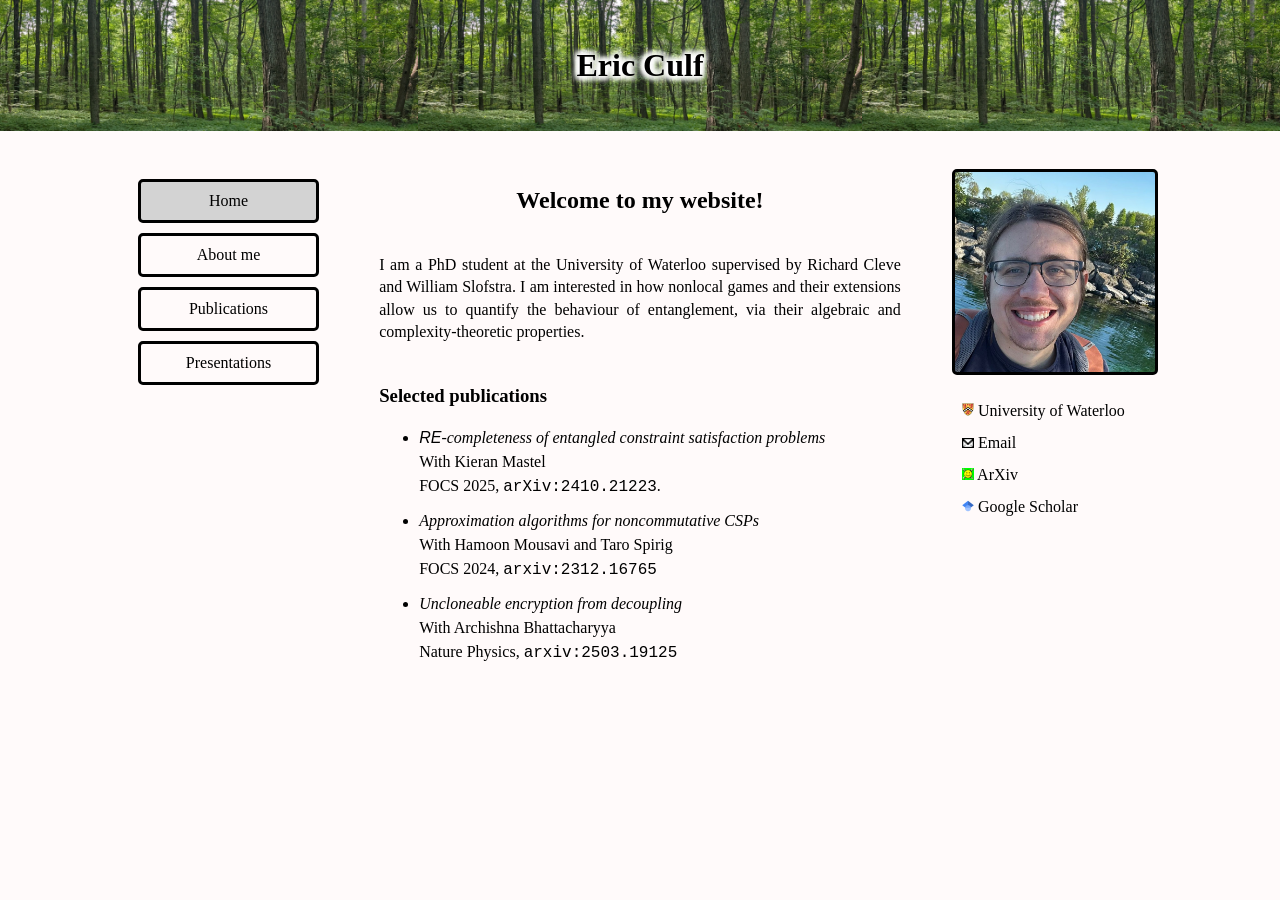
<file: index.html>
<!DOCTYPE html>
<html>
<head>
	<title>Eric Culf's Webpage</title>
	<link rel="stylesheet" href="style.css">
</head>
<body>

	<div class="titlebox"><h1>Eric Culf</h1></div>
	
	<div class="bodybox">
	<div class="links">
		<a class="bald" href="index.html"><div class="clickable urhere">Home</div></a>
		<a class="bald" href="pages/about.html"><div class="clickable">About me</div></a>
		<a class="bald" href="pages/publications.html"><div class="clickable">Publications</div></a>
		<a class="bald" href="pages/presentations.html"><div class="clickable">Presentations</div></a>
	</div>
	
	<div class="myinfo">
		<div id="headshot" style="background-image:url('images/headshot.jpg');background-size:contain;background-repeat:none;"></div>
		<div id="listolinks">
			<a  href="https://uwaterloo.ca/institute-for-quantum-computing/contacts/eric-culf"><img src="images/uwlogo.png" width="12pt"> University of Waterloo</a><br>
			<a  href="mailto:eculf@uwaterloo.ca"><img src="images/email.png" width="12pt"> Email</a><br>
			<a  href="https://arxiv.org/search/?query=Culf%2C+Eric&searchtype=all&source=header"><img src="images/arxiv.ico" width="12pt"> ArXiv</a><br>
			<a href="https://scholar.google.com/citations?user=lK7wE4UAAAAJ"><img src="images/gscholar.ico" width="12pt"> Google Scholar</a>
		</div>
	</div>
	
	<div class="maincontent">
		<center><h2>Welcome to my website!</h2></center>
		<br>
		I am a PhD student at the <a  href="https://uwaterloo.ca/">University of Waterloo</a> supervised by <a  href="https://cleve.iqc.uwaterloo.ca/">Richard Cleve</a> and <a  href="https://www.elliptic.space/">William Slofstra</a>. I am interested in how nonlocal games and their extensions allow us to quantify the behaviour of entanglement, via their algebraic and complexity-theoretic properties.
		<br>
		<br>
		<h3>Selected publications</h3>
		<ul style="line-height:150%;">
			<li><i><span style="font-family:arial">RE</span>-completeness of entangled constraint satisfaction problems</i><br>With <a href="https://www.kieranmastel.com/">Kieran Mastel</a><br><a  href="https://ieeexplore.ieee.org/abstract/document/11369203">FOCS 2025</a>, <span style="font-family:courier"><a  href="https://www.arxiv.org/abs/2410.21223">arXiv:2410.21223</a></span>.</li>
			
			<li><i>Approximation algorithms for noncommutative CSPs</i><br>With <a href="https://hamoonmousavi.com/">Hamoon Mousavi</a> and <a href="https://tarospirig.com/">Taro Spirig</a><br><a href="https://ieeexplore.ieee.org/abstract/document/10756166">FOCS 2024</a>, <span style="font-family:courier;"><a href="https://www.arxiv.org/abs/2312.16765">arxiv:2312.16765</a></span></li>
			
			<li><i>Uncloneable encryption from decoupling</i><br> With <a href="https://sites.google.com/view/archishnabhattacharyya/home">Archishna Bhattacharyya</a><br><a href="https://www.nature.com/articles/s41567-025-03154-7">Nature Physics</a>, <span style="font-family:courier;"><a href="https://www.arxiv.org/abs/2503.19125">arxiv:2503.19125</a></span></li>
		</ul>
		<br><br>
	</div>
	
	</div>
</body>
</html>
</file>
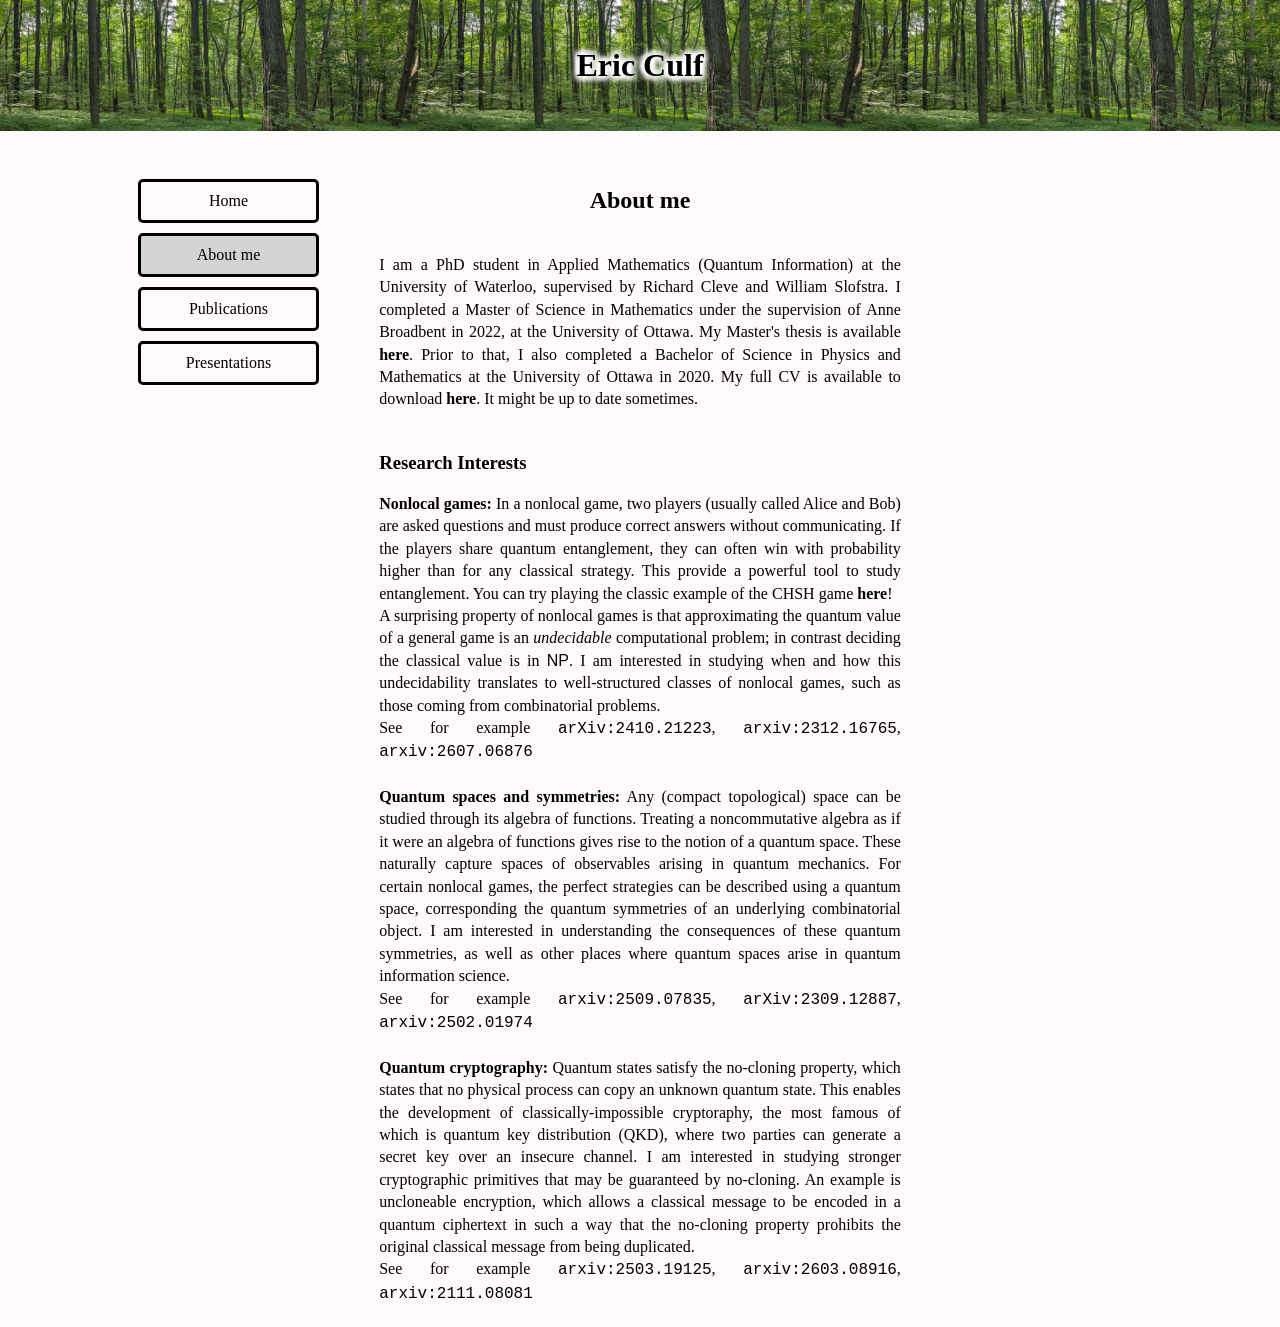
<file: pages/about.html>
<!DOCTYPE html>
<html>
<head>
	<title>Eric Culf's Webpage</title>
	<link rel="stylesheet" href="../style.css">
</head>
<body>

	<div class="titlebox"><h1>Eric Culf</h1></div>
	
	<div class="bodybox">
	<div class="links">
		<a class="bald" href="../index.html"><div class="clickable">Home</div></a>
		<a class="bald" href="about.html"><div class="clickable urhere">About me</div></a>
		<a class="bald" href="publications.html"><div class="clickable">Publications</div></a>
		<a class="bald" href="presentations.html"><div class="clickable">Presentations</div></a>
	</div>

	<div class="myinfo empty">
	</div>
	
	<div class="maincontent">
		<center><h2>About me</h2></center>
		<br>
		I am a PhD student in Applied Mathematics (Quantum Information) at the <a  href="https://uwaterloo.ca/">University of Waterloo</a>, supervised by <a  href="https://cleve.iqc.uwaterloo.ca/">Richard Cleve</a> and <a  href="https://www.elliptic.space/">William Slofstra</a>. I completed a Master of Science in Mathematics under the supervision of <a href="https://quasarlab.org/">Anne Broadbent</a> in 2022, at the <a href="https://www.uottawa.ca/en">University of Ottawa</a>. My Master's thesis is available <b><a href="https://ruor.uottawa.ca/items/7727f7e6-4609-4154-98ca-cf6c54e26e7a">here</a></b>. Prior to that, I also completed a Bachelor of Science in Physics and Mathematics at the <a href="https://www.uottawa.ca/en">University of Ottawa</a> in 2020. My full CV is available to download <b><a href="../other/CV.pdf">here</a></b>. It might be up to date sometimes.
		<br>
		<br>
		<h3>Research Interests</h3>
		
		<b>Nonlocal games:</b> In a nonlocal game, two players (usually called Alice and Bob) are asked questions and must produce correct answers without communicating. If the players share quantum entanglement, they can often win with probability higher than for any classical strategy. This provide a powerful tool to study entanglement. You can try playing the classic example of the CHSH game <b><a href="chshgame.html">here</a></b>!
		<br>
		A surprising property of nonlocal games is that approximating the quantum value of a general game is an <i>undecidable</i> computational problem; in contrast deciding the classical value is in <span style="font-family:arial">NP</span>. I am interested in studying when and how this undecidability translates to well-structured classes of nonlocal games, such as those coming from combinatorial problems.
		<br>
		See for example <span style="font-family:courier"><a  href="https://www.arxiv.org/abs/2410.21223">arXiv:2410.21223</a></span>, <span style="font-family:courier;"><a href="https://www.arxiv.org/abs/2312.16765">arxiv:2312.16765</a></span>, <span style="font-family:courier;"><a href="https://www.arxiv.org/abs/2607.06876">arxiv:2607.06876</a></span>
		<br><br>
		<b>Quantum spaces and symmetries:</b> Any (compact topological) space can be studied through its algebra of functions. Treating a noncommutative algebra as if it were an algebra of functions gives rise to the notion of a quantum space. These naturally capture spaces of observables arising in quantum mechanics. For certain nonlocal games, the perfect strategies can be described using a quantum space, corresponding the quantum symmetries of an underlying combinatorial object. I am interested in understanding the consequences of these quantum symmetries, as well as other places where quantum spaces arise in quantum information science.
		<br>
		See for example <span style="font-family:courier;"><a href="https://www.arxiv.org/abs/2509.07835">arxiv:2509.07835</a></span>, <span style="font-family:courier"><a  href="https://www.arxiv.org/abs/2309.12887">arXiv:2309.12887</a></span>, <span style="font-family:courier;"><a href="https://www.arxiv.org/abs/2502.01974">arxiv:2502.01974</a></span>
		<br><br>
		<b>Quantum cryptography:</b> Quantum states satisfy the no-cloning property, which states that no physical process can copy an unknown quantum state. This enables the development of classically-impossible cryptoraphy, the most famous of which is quantum key distribution (QKD), where two parties can generate a secret key over an insecure channel. I am interested in studying stronger cryptographic primitives that may be guaranteed by no-cloning. An example is uncloneable encryption, which allows a classical message to be encoded in a quantum ciphertext in such a way that the no-cloning property prohibits the original classical message from being duplicated.
		<br>
		See for example <span style="font-family:courier;"><a href="https://www.arxiv.org/abs/2503.19125">arxiv:2503.19125</a></span>, <span style="font-family:courier;"><a href="https://www.arxiv.org/abs/2603.08916">arxiv:2603.08916</a></span>, <span style="font-family:courier;"><a href="https://www.arxiv.org/abs/2111.08081">arxiv:2111.08081</a></span>
		<br><br>
	</div>
	
	</div>
	
</body>
</html>
</file>
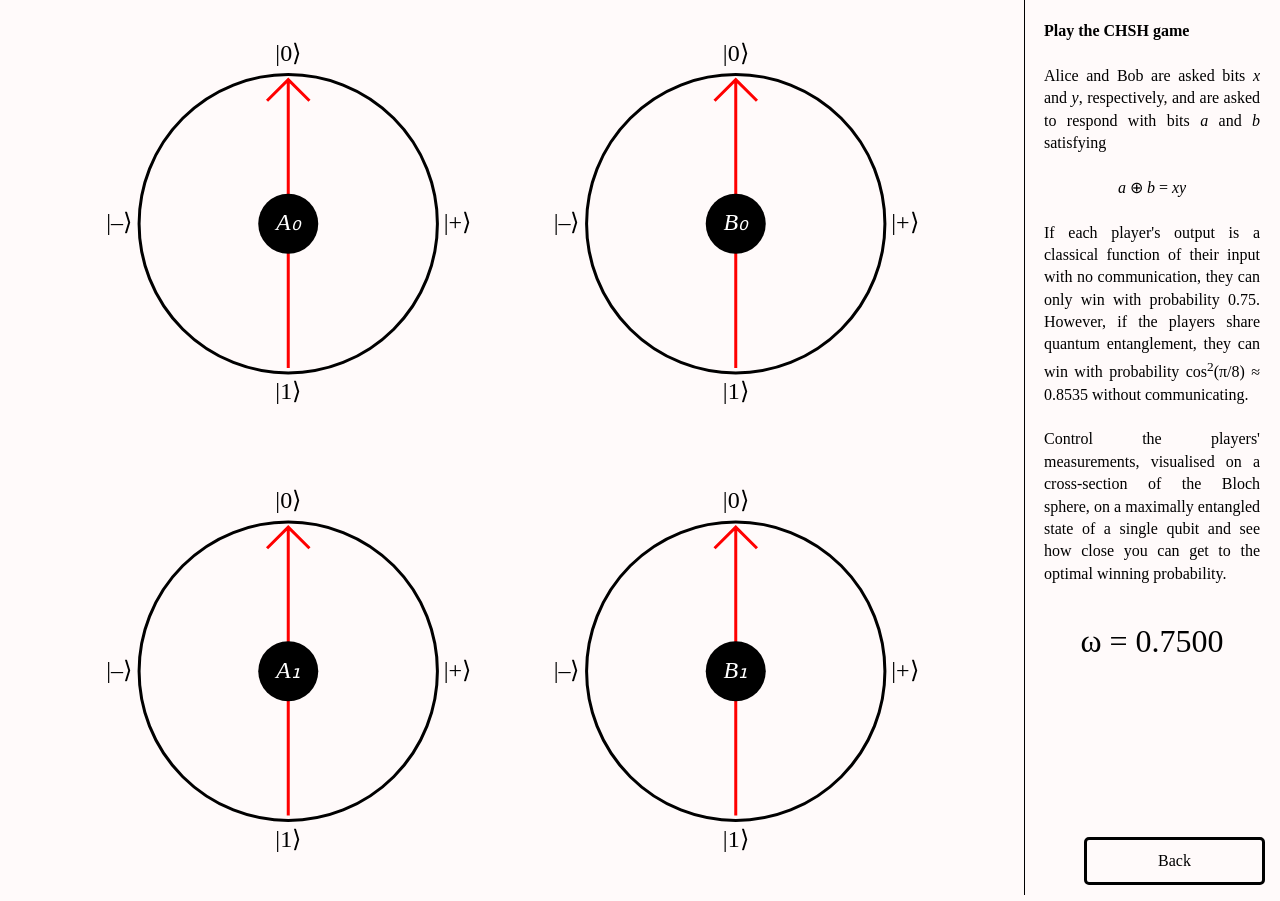
<file: pages/chshgame.html>
<!DOCTYPE html>
<html>
<head>
	<title>CHSH example</title>
	<link rel="stylesheet" href="../style.css">
</head>
<body>
	<div style="width:100%;height:99.5%;line-height:140%;text-align:justify;">
		<div style="float:left;width:80%;height:100%;margin:0px 20px 0px 0px;">
			<canvas id="cnv" width="1000" height="1000" style="border-right:1px solid #000000;"></canvas>
		</div>
		<div style="padding: 20px 20px 20px 20px">
			<b> Play the CHSH game </b>
			<br>
			<br>
			Alice and Bob are asked bits <i>x</i> and <i>y</i>, respectively, and are asked to respond with bits <i>a</i> and <i>b</i> satisfying
			<br><br>
			<center><i>a</i> ⊕ <i>b</i> = <i>xy</i></center>
			<br>
			If each player's output is a classical function of their input with no communication, they can only win with probability 0.75. However, if the players share quantum entanglement, they can win with probability cos<sup>2</sup>(π/8) ≈ 0.8535 without communicating.<br><br>
			Control the players' measurements, visualised on a cross-section of the Bloch sphere, on a maximally entangled state of a single qubit and see how close you can get to the optimal winning probability.
			<br>
			<br>
			<br>
			<div style="font-size:2rem;"><center >ω = <span id="winvalue">0</span></center></div>
			
			<div style="position:fixed;right:5px;bottom:5px"><a class="bald" href="about.html"><div class="clickable">Back</div></a></div>
		</div>
	</div>
</body>
<script>
	var c = document.getElementById("cnv");
	var ctx = c.getContext("2d");
	c.width = 0.8*window.innerWidth;
	c.height = 0.995*window.innerHeight;
	size=Math.min(c.width,c.height);
	a0angle=Math.PI/2;
	a1angle=Math.PI/2;
	b0angle=Math.PI/2;
	b1angle=Math.PI/2;
	a0toggle=false;
	a1toggle=false;
	b0toggle=false;
	b1toggle=false;
	
	w=document.getElementById("winvalue");
	w.innerHTML=(wvalue().toString()+"00").substring(0,6);
	
	function redraw() {
		ctx.clearRect(0, 0, c.width, c.height);
		ctx.strokeStyle = "red";
		ctx.lineWidth = 3;
		ctx.beginPath();
		ctx.moveTo(c.width/2-size/4-(size/6-5)*Math.cos(a0angle), c.height/2-size/4+(size/6-5)*Math.sin(a0angle));
		ctx.lineTo(c.width/2-size/4+(size/6-5)*Math.cos(a0angle), c.height/2-size/4-(size/6-5)*Math.sin(a0angle));
		ctx.moveTo(c.width/2-size/4+(size/6-5)*Math.cos(a0angle)+30*Math.cos(3*Math.PI/4+a0angle), c.height/2-size/4-(size/6-5)*Math.sin(a0angle)-30*Math.sin(3*Math.PI/4+a0angle));
		ctx.lineTo(c.width/2-size/4+(size/6-5)*Math.cos(a0angle), c.height/2-size/4-(size/6-5)*Math.sin(a0angle));
		ctx.lineTo(c.width/2-size/4+(size/6-5)*Math.cos(a0angle)+30*Math.cos(5*Math.PI/4+a0angle), c.height/2-size/4-(size/6-5)*Math.sin(a0angle)-30*Math.sin(5*Math.PI/4+a0angle));
		ctx.moveTo(c.width/2-size/4-(size/6-5)*Math.cos(a1angle), c.height/2+size/4+(size/6-5)*Math.sin(a1angle));
		ctx.lineTo(c.width/2-size/4+(size/6-5)*Math.cos(a1angle), c.height/2+size/4-(size/6-5)*Math.sin(a1angle));
		ctx.moveTo(c.width/2-size/4+(size/6-5)*Math.cos(a1angle)+30*Math.cos(3*Math.PI/4+a1angle), c.height/2+size/4-(size/6-5)*Math.sin(a1angle)-30*Math.sin(3*Math.PI/4+a1angle));
		ctx.lineTo(c.width/2-size/4+(size/6-5)*Math.cos(a1angle), c.height/2+size/4-(size/6-5)*Math.sin(a1angle));
		ctx.lineTo(c.width/2-size/4+(size/6-5)*Math.cos(a1angle)+30*Math.cos(5*Math.PI/4+a1angle), c.height/2+size/4-(size/6-5)*Math.sin(a1angle)-30*Math.sin(5*Math.PI/4+a1angle));
		
		
		ctx.moveTo(c.width/2+size/4-(size/6-5)*Math.cos(b0angle), c.height/2-size/4+(size/6-5)*Math.sin(b0angle));
		ctx.lineTo(c.width/2+size/4+(size/6-5)*Math.cos(b0angle), c.height/2-size/4-(size/6-5)*Math.sin(b0angle));
		ctx.moveTo(c.width/2+size/4+(size/6-5)*Math.cos(b0angle)+30*Math.cos(3*Math.PI/4+b0angle), c.height/2-size/4-(size/6-5)*Math.sin(b0angle)-30*Math.sin(3*Math.PI/4+b0angle));
		ctx.lineTo(c.width/2+size/4+(size/6-5)*Math.cos(b0angle), c.height/2-size/4-(size/6-5)*Math.sin(b0angle));
		ctx.lineTo(c.width/2+size/4+(size/6-5)*Math.cos(b0angle)+30*Math.cos(5*Math.PI/4+b0angle), c.height/2-size/4-(size/6-5)*Math.sin(b0angle)-30*Math.sin(5*Math.PI/4+b0angle));
		ctx.moveTo(c.width/2+size/4-(size/6-5)*Math.cos(b1angle), c.height/2+size/4+(size/6-5)*Math.sin(b1angle));
		ctx.lineTo(c.width/2+size/4+(size/6-5)*Math.cos(b1angle), c.height/2+size/4-(size/6-5)*Math.sin(b1angle));
		ctx.moveTo(c.width/2+size/4+(size/6-5)*Math.cos(b1angle)+30*Math.cos(3*Math.PI/4+b1angle), c.height/2+size/4-(size/6-5)*Math.sin(b1angle)-30*Math.sin(3*Math.PI/4+b1angle));
		ctx.lineTo(c.width/2+size/4+(size/6-5)*Math.cos(b1angle), c.height/2+size/4-(size/6-5)*Math.sin(b1angle));
		ctx.lineTo(c.width/2+size/4+(size/6-5)*Math.cos(b1angle)+30*Math.cos(5*Math.PI/4+b1angle), c.height/2+size/4-(size/6-5)*Math.sin(b1angle)-30*Math.sin(5*Math.PI/4+b1angle));
		ctx.stroke();
		
		ctx.strokeStyle = "black";
		ctx.fillStyle = "black";
		ctx.beginPath();
		ctx.arc(c.width/2-size/4, c.height/2-size/4, size/6, 0, 2 * Math.PI);
		ctx.stroke();
		ctx.beginPath();
		ctx.arc(c.width/2-size/4, c.height/2+size/4, size/6, 0, 2 * Math.PI);
		ctx.stroke();
		ctx.beginPath();
		ctx.arc(c.width/2+size/4, c.height/2-size/4, size/6, 0, 2 * Math.PI);
		ctx.stroke();
		ctx.beginPath();
		ctx.arc(c.width/2+size/4, c.height/2+size/4, size/6, 0, 2 * Math.PI);
		ctx.stroke();
		
		ctx.beginPath();
		ctx.arc(c.width/2+size/4, c.height/2+size/4, 30, 0, 2 * Math.PI);
		ctx.fill();
		ctx.beginPath();
		ctx.arc(c.width/2+size/4, c.height/2-size/4, 30, 0, 2 * Math.PI);
		ctx.fill();
		ctx.beginPath();
		ctx.arc(c.width/2-size/4, c.height/2+size/4, 30, 0, 2 * Math.PI);
		ctx.fill();
		ctx.beginPath();
		ctx.arc(c.width/2-size/4, c.height/2-size/4, 30, 0, 2 * Math.PI);
		ctx.fill();
		
		ctx.font = "24px Times";
		ctx.textBaseline = "middle";
		ctx.textAlign = "center";
		ctx.fillText("|0⟩",c.width/2-size/4, c.height/2-size/4-size/6-20);
		ctx.fillText("|1⟩",c.width/2-size/4, c.height/2-size/4+size/6+20);
		ctx.fillText("|+⟩",c.width/2-size/4+size/6+20, c.height/2-size/4);
		ctx.fillText("|–⟩",c.width/2-size/4-size/6-20, c.height/2-size/4);
		ctx.fillText("|0⟩",c.width/2-size/4, c.height/2+size/4-size/6-20);
		ctx.fillText("|1⟩",c.width/2-size/4, c.height/2+size/4+size/6+20);
		ctx.fillText("|+⟩",c.width/2-size/4+size/6+20, c.height/2+size/4);
		ctx.fillText("|–⟩",c.width/2-size/4-size/6-20, c.height/2+size/4);
		ctx.fillText("|0⟩",c.width/2+size/4, c.height/2-size/4-size/6-20);
		ctx.fillText("|1⟩",c.width/2+size/4, c.height/2-size/4+size/6+20);
		ctx.fillText("|+⟩",c.width/2+size/4+size/6+20, c.height/2-size/4);
		ctx.fillText("|–⟩",c.width/2+size/4-size/6-20, c.height/2-size/4);
		ctx.fillText("|0⟩",c.width/2+size/4, c.height/2+size/4-size/6-20);
		ctx.fillText("|1⟩",c.width/2+size/4, c.height/2+size/4+size/6+20);
		ctx.fillText("|+⟩",c.width/2+size/4+size/6+20, c.height/2+size/4);
		ctx.fillText("|–⟩",c.width/2+size/4-size/6-20, c.height/2+size/4);
		ctx.font = "italic 24px Times";
		ctx.fillStyle = "white";
		ctx.fillText("A₀", c.width/2-size/4, c.height/2-size/4);
		ctx.fillText("A₁", c.width/2-size/4, c.height/2+size/4);
		ctx.fillText("B₀", c.width/2+size/4, c.height/2-size/4);
		ctx.fillText("B₁", c.width/2+size/4, c.height/2+size/4);
	}
	
	function wvalue() {
		return (Math.cos((a0angle-b0angle)/2)**2+Math.cos((a0angle-b1angle)/2)**2+Math.cos((a1angle-b0angle)/2)**2+Math.sin((a1angle-b1angle)/2)**2)/4;
	}
	
	function mousedown(e) {
		
		if ((e.pageX-c.width/2+size/4)**2+(e.pageY-c.height/2+size/4)**2<=(size*size/36)) {
			a0toggle = true;
		}
		
		if ((e.pageX-c.width/2+size/4)**2+(e.pageY-c.height/2-size/4)**2<=(size*size/36)) {
			a1toggle = true;
		}
		
		if ((e.pageX-c.width/2-size/4)**2+(e.pageY-c.height/2+size/4)**2<=(size*size/36)) {
			b0toggle = true;
		}
		if ((e.pageX-c.width/2-size/4)**2+(e.pageY-c.height/2-size/4)**2<=(size*size/36)) {
			b1toggle = true;
		}
	}
	
	function mousemove(e) {
		if (b1toggle==true) {
			b1angle = Math.atan2(-(e.pageY-c.height/2-size/4),e.pageX-c.width/2-size/4);
		} else if (a0toggle==true) {
			a0angle = Math.atan2(-(e.pageY-c.height/2+size/4),e.pageX-c.width/2+size/4);
		} else if (a1toggle==true) {
			a1angle = Math.atan2(-(e.pageY-c.height/2-size/4),e.pageX-c.width/2+size/4);
		} else if (b0toggle==true) {
			b0angle = Math.atan2(-(e.pageY-c.height/2+size/4),e.pageX-c.width/2-size/4);
		}
		w.innerHTML=(wvalue().toString()+"00").substring(0,6);
		redraw();
	}
	
	function mouseup(e) {
		a0toggle=false;
		a1toggle=false;
		b0toggle=false;
		b1toggle=false;
		w.innerHTML=(wvalue().toString()+"00").substring(0,6);
		redraw();
	}
	
	c.addEventListener("mousedown",mousedown);
	c.addEventListener("mousemove",mousemove);
	c.addEventListener("mouseup",mouseup);
	
	redraw()
	
</script>
</html>
</file>
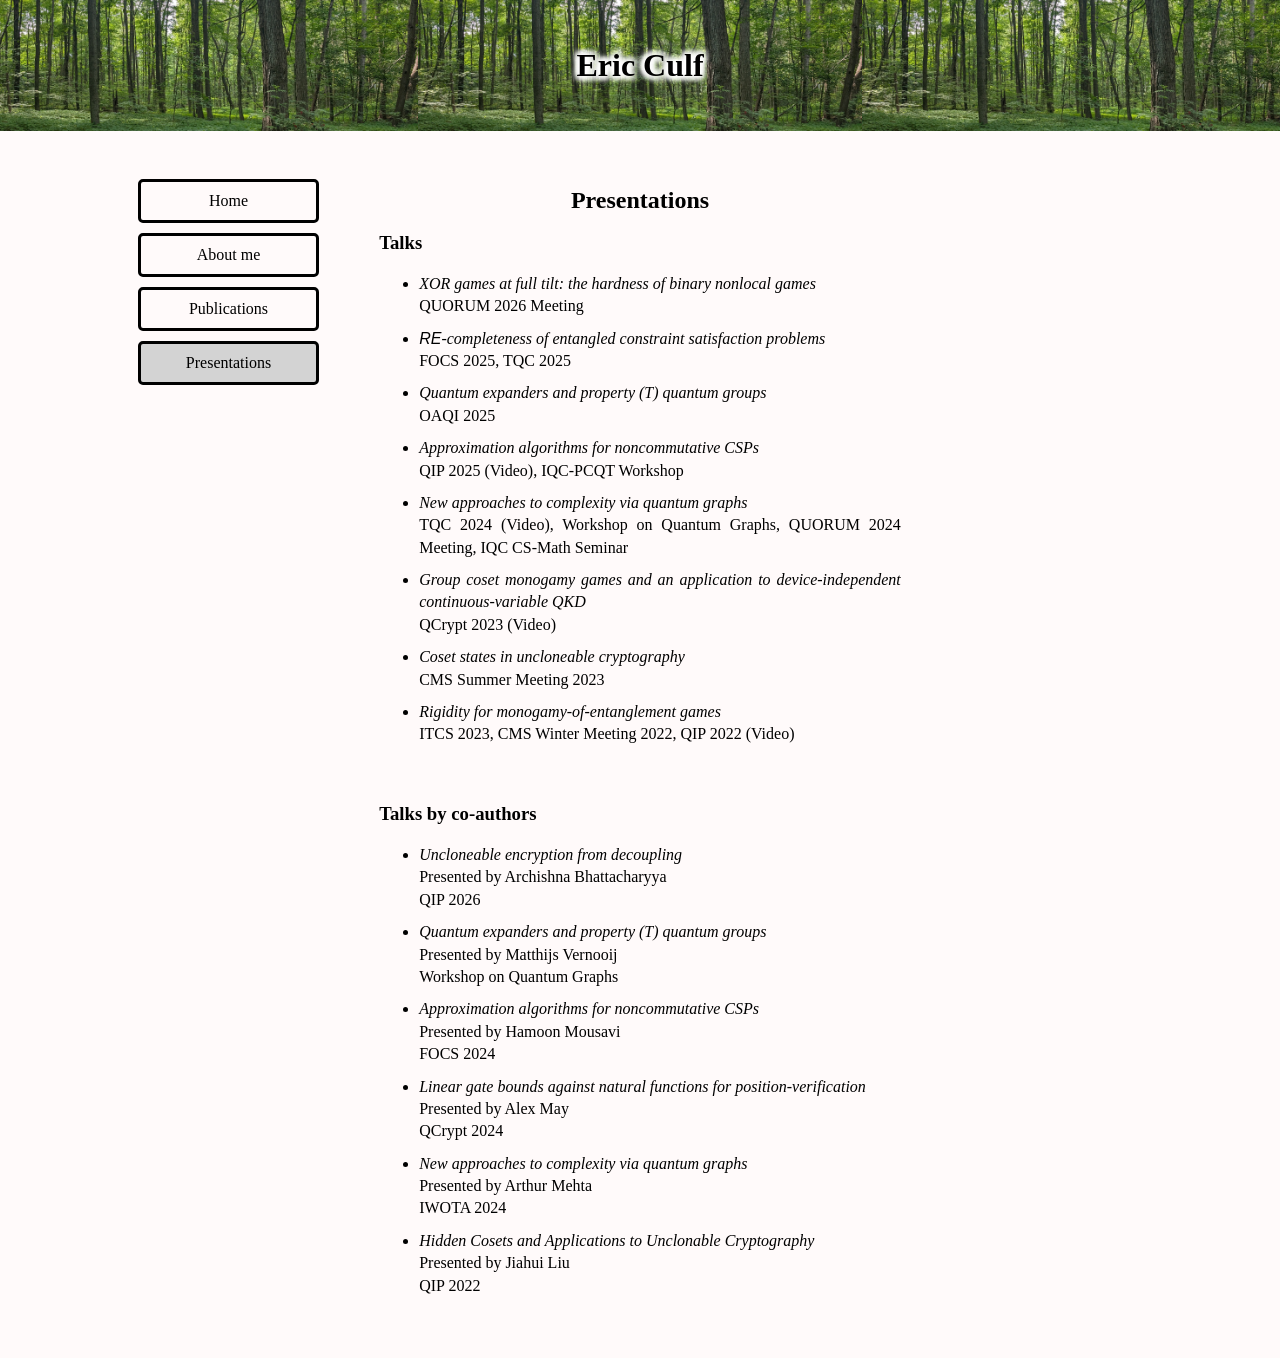
<file: pages/presentations.html>
<!DOCTYPE html>
<html>
<head>
	<title>Eric Culf's Webpage</title>
	<link rel="stylesheet" href="../style.css">
</head>
<body>

	<div class="titlebox"><h1>Eric Culf</h1></div>
	
	<div class="bodybox">
	<div class="links">
		<a class="bald" href="../index.html"><div class="clickable">Home</div></a>
		<a class="bald" href="about.html"><div class="clickable">About me</div></a>
		<a class="bald" href="publications.html"><div class="clickable">Publications</div></a>
		<a class="bald" href="presentations.html"><div class="clickable urhere">Presentations</div></a>
	</div>
	
	<div class="myinfo empty">
	</div>
	
	<div class="maincontent">
		<center><h2>Presentations</h2></center>
		<h3>Talks</h3>
		<ul>
			<li><i>XOR games at full tilt: the hardness of binary nonlocal games</i><br><a href="https://quorumuottawa.ca/quorum-2026-meeting/"> QUORUM 2026 Meeting</a></li>
			
			<li><i><span style="font-family:arial">RE</span>-completeness of entangled constraint satisfaction problems</i><br><a href="https://focs.computer.org/2025/">FOCS 2025</a>, <a href="https://tqc.iaqi.org/2025/">TQC 2025</a></li>
			
			<li><i>Quantum expanders and property (T) quantum groups</i><br><a href="http://www.fields.utoronto.ca/activities/24-25/operator-algebras-quantum-information">OAQI 2025</a></li>
			
			<li><i>Approximation algorithms for noncommutative CSPs</i><br><a href="https://qip.iaqi.org/2025/">QIP 2025</a> (<a href="https://www.youtube.com/watch?v=09RITtOYLh0">Video</a>), <a href="https://uwaterloo.ca/institute-for-quantum-computing/events/iqc-pcqt-workshop">IQC-PCQT Workshop</a></li>
			
			<li><i>New approaches to complexity via quantum graphs</i><br><a href="https://tqc.iaqi.org/2025/tqc-2024/">TQC 2024</a> (<a href="https://www.youtube.com/watch?v=cTvD6sx4Nuw">Video</a>), <a href="https://sites.google.com/view/quantum-graphs-25/home">Workshop on Quantum Graphs</a>, QUORUM 2024 Meeting, <a href="https://uwaterloo.ca/institute-for-quantum-computing/events/new-approaches-complexity-quantum-graphs"> IQC CS-Math Seminar</a></li>
			
			<li><i>Group coset monogamy games and an application to device-independent continuous-variable QKD</i><br><a href="https://2023.qcrypt.net/">QCrypt 2023</a> (<a href="https://www.youtube.com/watch?v=x3GlcVy9SOE">Video</a>)</li>
			
			<li><i>Coset states in uncloneable cryptography</i><br><a href="https://cmssmc.wixsite.com/summer23">CMS Summer Meeting 2023</a> </li>
			
			<li><i>Rigidity for monogamy-of-entanglement games</i><br><a href="https://itcs-conf.org/itcs23/itcs23-program.html">ITCS 2023</a>, <a href="https://www2.cms.math.ca/Events/winter22/sessions_scientific">CMS Winter Meeting 2022</a>, <a href="https://web.cvent.com/event/8adf8248-432b-499c-91e2-63b83ba3f69e/summary">QIP 2022</a> (<a href="https://www.youtube.com/watch?v=by5LJEEQ6Qg">Video</a>)</li>
		</ul>
		<br>
		<h3>Talks by co-authors</h3>
		<ul>
			<li><i>Uncloneable encryption from decoupling</i><br>Presented by <a href="https://sites.google.com/view/archishnabhattacharyya/home">Archishna Bhattacharyya</a><br><a href="https://qip.iaqi.org/2026/">QIP 2026</a></li>
			
			<li><i>Quantum expanders and property (T) quantum groups</i><br>Presented by <a href="https://nl.linkedin.com/in/matthijs-vernooij">Matthijs Vernooij</a><br><a href="https://sites.google.com/view/quantum-graphs-25/home">Workshop on Quantum Graphs</a></li>
			
			<li><i>Approximation algorithms for noncommutative CSPs</i><br>Presented by <a href="https://hamoonmousavi.com/">Hamoon Mousavi</a><br><a href="https://focs.computer.org/2024/">FOCS 2024</a></li>
			
			<li><i>Linear gate bounds against natural functions for position-verification</i><br>Presented by <a href="https://alexmpmay.com/">Alex May</a><br><a href="https://2024.qcrypt.net/">QCrypt 2024</a></li>
			
			<li><i>New approaches to complexity via quantum graphs</i><br>Presented by <a href="https://mysite.science.uottawa.ca/amehta2/">Arthur Mehta</a><br><a href="https://blogs.kent.ac.uk/iwota2024/">IWOTA 2024</a></li>
			
			<li><i>Hidden Cosets and Applications to Unclonable Cryptography</i><br>Presented by <a href="https://sites.google.com/view/jiahuiliu/">Jiahui Liu</a><br><a href="https://web.cvent.com/event/8adf8248-432b-499c-91e2-63b83ba3f69e/summary">QIP 2022</a></li>
		</ul>
		<br><br>
	</div>
	
	</div>
	
</body>
</html>
</file>
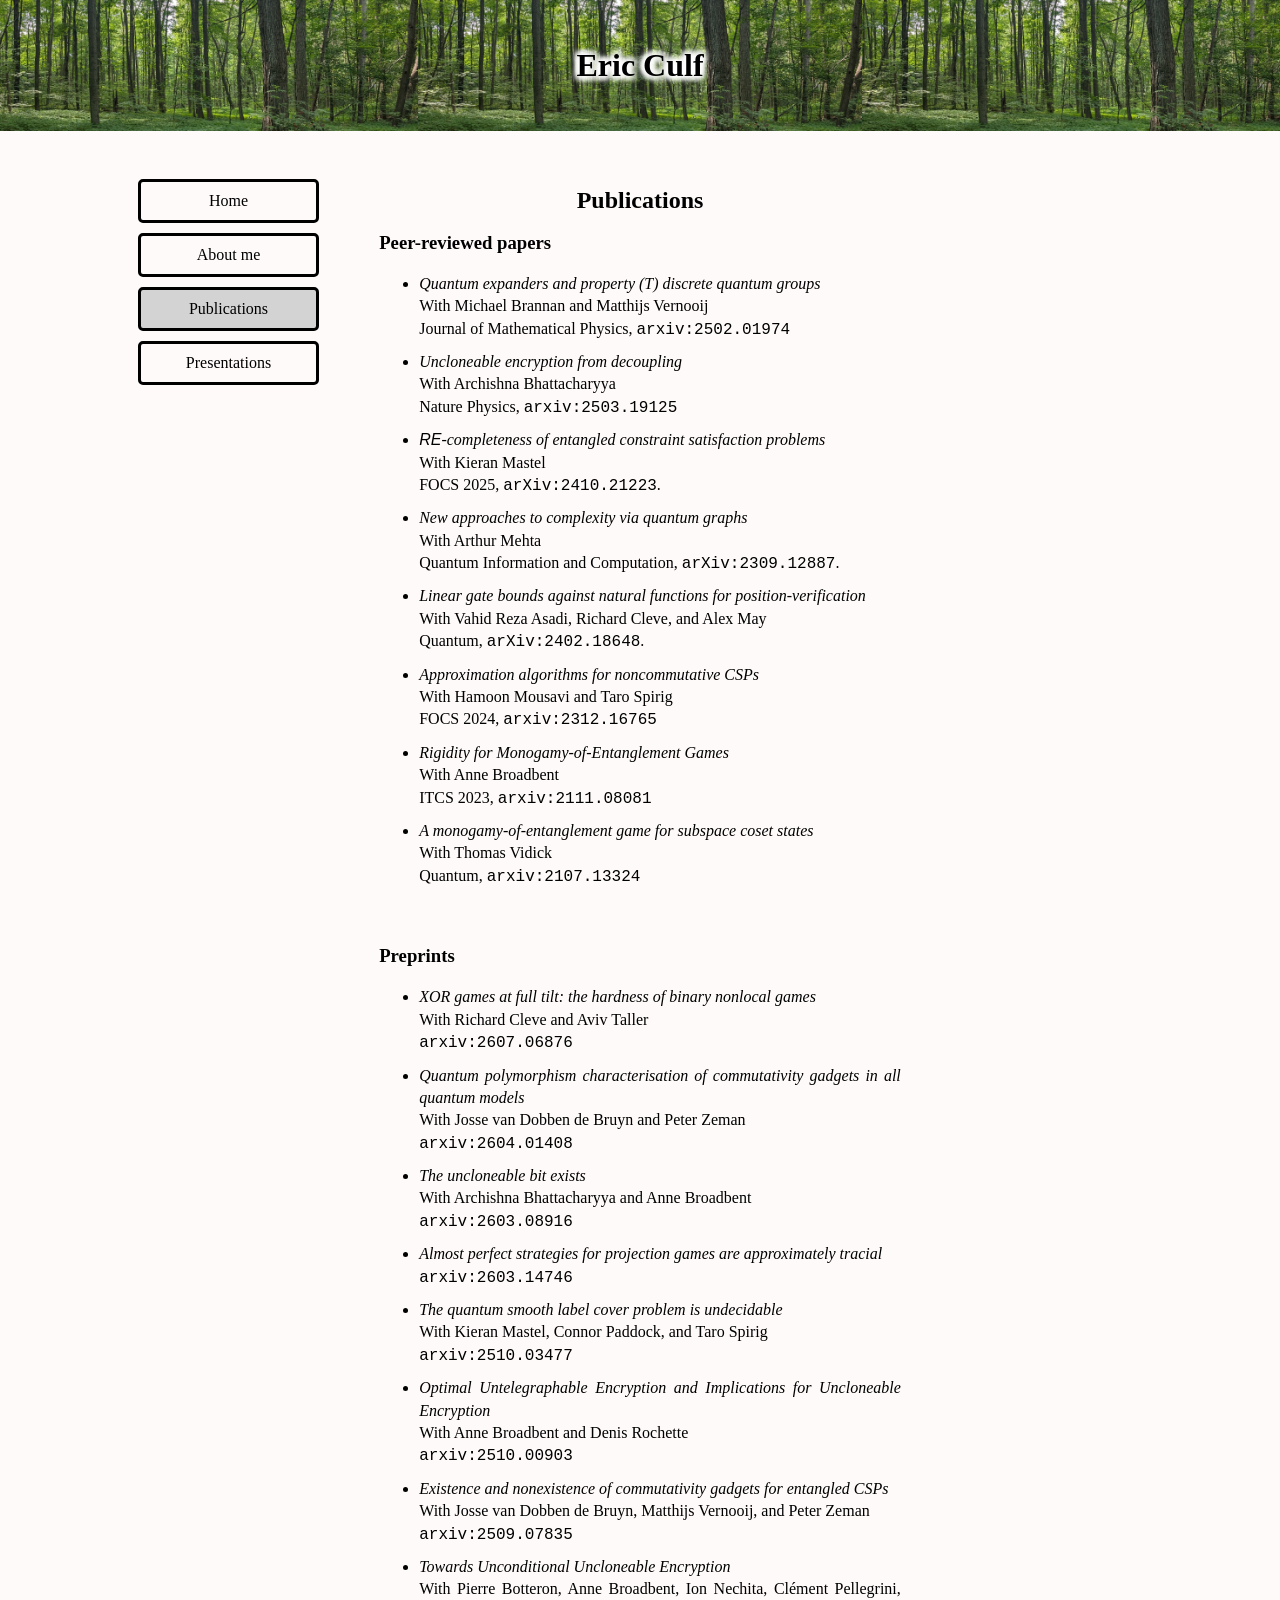
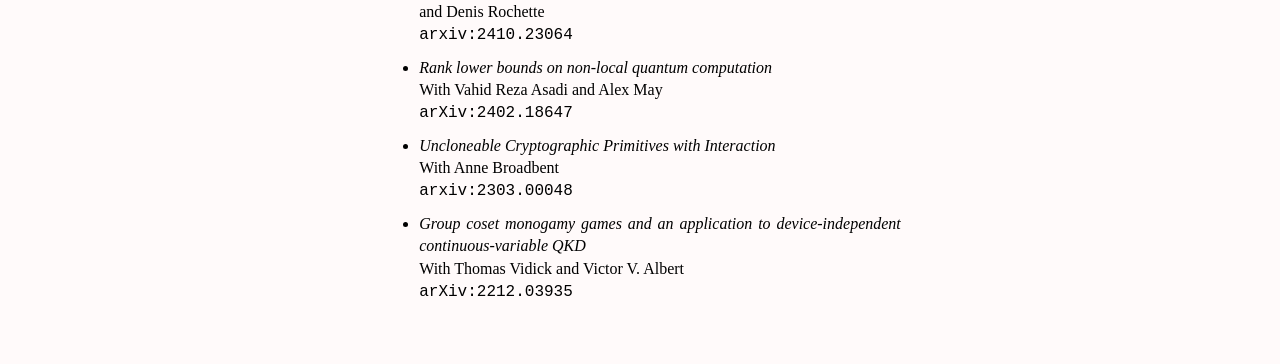
<file: pages/publications.html>
<!DOCTYPE html>
<html>
<head>
	<title>Eric Culf's Webpage</title>
	<link rel="stylesheet" href="../style.css">
</head>
<body>

	<div class="titlebox"><h1>Eric Culf</h1></div>
	
	<div class="bodybox">
	<div class="links">
		<a class="bald" href="../index.html"><div class="clickable">Home</div></a>
		<a class="bald" href="about.html"><div class="clickable">About me</div></a>
		<a class="bald" href="publications.html"><div class="clickable urhere">Publications</div></a>
		<a class="bald" href="presentations.html"><div class="clickable">Presentations</div></a>
	</div>
	
	<div class="myinfo empty">
	</div>
	
	<div class="maincontent">
		<center><h2>Publications</h2></center>
		<h3>Peer-reviewed papers</h3>
		<ul>
			<li><i>Quantum expanders and property (T) discrete quantum groups</i><br>With <a href="https://www.math.uwaterloo.ca/~m2branna/">Michael Brannan</a> and <a href="https://nl.linkedin.com/in/matthijs-vernooij">Matthijs Vernooij</a><br><a href="https://pubs.aip.org/aip/jmp/article/67/3/032201/3383270/Quantum-expanders-and-property-T-discrete-quantum">Journal of Mathematical Physics</a>, <span style="font-family:courier;"><a href="https://www.arxiv.org/abs/2502.01974">arxiv:2502.01974</a></span></li>
			<li><i>Uncloneable encryption from decoupling</i><br> With <a href="https://sites.google.com/view/archishnabhattacharyya/home">Archishna Bhattacharyya</a><br><a href="https://www.nature.com/articles/s41567-025-03154-7">Nature Physics</a>, <span style="font-family:courier;"><a href="https://www.arxiv.org/abs/2503.19125">arxiv:2503.19125</a></span></li>
			<li><i><span style="font-family:arial">RE</span>-completeness of entangled constraint satisfaction problems</i><br>With <a href="https://www.kieranmastel.com/">Kieran Mastel</a><br><a  href="https://ieeexplore.ieee.org/abstract/document/11369203">FOCS 2025</a>, <span style="font-family:courier"><a  href="https://www.arxiv.org/abs/2410.21223">arXiv:2410.21223</a></span>.</li>
			<li><i>New approaches to complexity via quantum graphs</i><br>With <a href="https://mysite.science.uottawa.ca/amehta2/">Arthur Mehta</a><br><a  href="https://reference-global.com/download/article/10.2478/qic-2025-0026.pdf">Quantum Information and Computation</a>, <span style="font-family:courier"><a  href="https://www.arxiv.org/abs/2309.12887">arXiv:2309.12887</a></span>.</li>
			<li><i>Linear gate bounds against natural functions for position-verification</i><br>With <a href="https://vrasadi.com/">Vahid Reza Asadi</a>, <a  href="https://cleve.iqc.uwaterloo.ca/">Richard Cleve</a>, and <a href="https://alexmpmay.com/">Alex May</a><br><a  href="https://quantum-journal.org/papers/q-2025-01-21-1604/">Quantum</a>, <span style="font-family:courier"><a  href="https://www.arxiv.org/abs/2402.18648">arXiv:2402.18648</a></span>.</li>
			<li><i>Approximation algorithms for noncommutative CSPs</i><br>With <a href="https://hamoonmousavi.com/">Hamoon Mousavi</a> and <a href="https://tarospirig.com/">Taro Spirig</a><br><a href="https://ieeexplore.ieee.org/abstract/document/10756166">FOCS 2024</a>, <span style="font-family:courier;"><a href="https://www.arxiv.org/abs/2312.16765">arxiv:2312.16765</a></span></li>
			<li><i>Rigidity for Monogamy-of-Entanglement Games</i><br>With <a href="https://quasarlab.org/">Anne Broadbent</a><br><a href="https://drops.dagstuhl.de/entities/document/10.4230/LIPIcs.ITCS.2023.28">ITCS 2023</a>, <span style="font-family:courier;"><a href="https://www.arxiv.org/abs/2111.08081">arxiv:2111.08081</a></span></li>
			<li><i>A monogamy-of-entanglement game for subspace coset states</i><br>With <a href="https://people.epfl.ch/thomas.vidick?lang=en">Thomas Vidick</a><br><a href="https://quantum-journal.org/papers/q-2022-09-01-791/">Quantum</a>, <span style="font-family:courier;"><a href="https://www.arxiv.org/abs/2107.13324">arxiv:2107.13324</a></span></li>
		</ul>
		<br>
		<h3>Preprints</h3>
		<ul>
			<li><i>XOR games at full tilt: the hardness of binary nonlocal games</i><br>With <a  href="https://cleve.iqc.uwaterloo.ca/">Richard Cleve</a> and <a href="https://ch.linkedin.com/in/aviv-taller-a0b4b2152">Aviv Taller</a><br><span style="font-family:courier;"><a href="https://www.arxiv.org/abs/2607.06876">arxiv:2607.06876</a></span></li>
			<li><i>Quantum polymorphism characterisation of commutativity gadgets in all quantum models</i><br>With <a href="https://kam.mff.cuni.cz/~dobben/">Josse van Dobben de Bruyn</a> and <a href="https://zemanpeter.github.io">Peter Zeman</a><br><span style="font-family:courier;"><a href="https://www.arxiv.org/abs/2604.01408">arxiv:2604.01408</a></span></li>
			<li><i>The uncloneable bit exists</i><br>With <a href="https://sites.google.com/view/archishnabhattacharyya/home">Archishna Bhattacharyya</a> and <a href="https://quasarlab.org/">Anne Broadbent</a><br><span style="font-family:courier;"><a href="https://www.arxiv.org/abs/2603.08916">arxiv:2603.08916</a></span></li>
			<li><i>Almost perfect strategies for projection games are approximately tracial</i><br><span style="font-family:courier;"><a href="https://www.arxiv.org/abs/2603.14746">arxiv:2603.14746</a></span></li>
			<li><i>The quantum smooth label cover problem is undecidable</i><br>With <a href="https://www.kieranmastel.com/">Kieran Mastel</a>, <a href="https://www.connorpaddock.page/">Connor Paddock</a>, and <a href="https://tarospirig.com/">Taro Spirig</a><br><span style="font-family:courier;"><a href="https://www.arxiv.org/abs/2510.03477">arxiv:2510.03477</a></span></li>
			<li><i>Optimal Untelegraphable Encryption and Implications for Uncloneable Encryption</i><br>With <a href="https://quasarlab.org/">Anne Broadbent</a> and <a href="https://denisrochette.net/">Denis Rochette</a><br><span style="font-family:courier;"><a href="https://www.arxiv.org/abs/2510.00903">arxiv:2510.00903</a></span></li>
			<li><i>Existence and nonexistence of commutativity gadgets for entangled CSPs</i><br>With <a href="https://kam.mff.cuni.cz/~dobben/">Josse van Dobben de Bruyn</a>, <a href="https://nl.linkedin.com/in/matthijs-vernooij">Matthijs Vernooij</a>, and <a href="https://zemanpeter.github.io">Peter Zeman</a><br><span style="font-family:courier;"><a href="https://www.arxiv.org/abs/2509.07835">arxiv:2509.07835</a></span></li>
			<li><i>Towards Unconditional Uncloneable Encryption</i><br>With <a href="https://pierre-botteron.github.io/">Pierre Botteron</a>, <a href="https://quasarlab.org/">Anne Broadbent</a>, <a href="https://ion.nechita.net/">Ion Nechita</a>, <a href="https://perso.math.univ-toulouse.fr/pellegrini/">Clément Pellegrini</a>, and <a href="https://denisrochette.net/">Denis Rochette</a><br><span style="font-family:courier;"><a href="https://www.arxiv.org/abs/2410.23064">arxiv:2410.23064</a></span></li>
			<li><i>Rank lower bounds on non-local quantum computation</i><br>With <a href="https://vrasadi.com/">Vahid Reza Asadi</a> and <a href="https://alexmpmay.com/">Alex May</a><br><span style="font-family:courier"><a  href="https://www.arxiv.org/abs/2402.18647">arXiv:2402.18647</a></span></li>
			<li><i>Uncloneable Cryptographic Primitives with Interaction</i><br>With <a href="https://quasarlab.org/">Anne Broadbent</a><br><span style="font-family:courier;"><a href="https://www.arxiv.org/abs/2303.00048">arxiv:2303.00048</a></span></li>
			<li><i>Group coset monogamy games and an application to device-independent continuous-variable QKD</i><br>With <a href="https://people.epfl.ch/thomas.vidick?lang=en">Thomas Vidick</a> and <a href="https://sites.google.com/site/victorvalbert/"> Victor V. Albert</a><br><span style="font-family:courier;"><a href="https://www.arxiv.org/abs/2212.03935">arXiv:2212.03935</a></span></li>
		</ul>
		<br><br>
		
	</div>
	</div>
	
</body>
</html>
</file>
<file: style.css>
html {
	height: 100%;
}

body {
  background-color: snow;
  margin: 0px;
  height: 100%;
}

li {
  margin: 10px 0;
}

div.bodybox {
	padding: 3% 10% 0% 10%;
}

div.titlebox {
	padding: 2% 0% 2% 0%;
	text-align: center;
	background-colour: lightgreen;
	background-image: url("images/head.jpg");
	background-size: contain;
	background-repeat:repeat-x;
	background-position: center;
	text-shadow: -3px 0 5px white, 0 3px 5px white, 3px 0 5px white, 0 -3px 5px white, -3px 3px 5px white, 3px 3px 5px white, -3px -3px 5px white, 3px -3px 5px white;
}

div.links {
	width: 200px;
	height: 250px;
	float: left;
	margin: 0px 5% 0px 0px;
	height: 100%;
}

div.clickable {
	width: 175px;
	border-style: solid;
	border-width: medium;
	border-radius: 5px;
	padding: 10px 0px 10px 0px;
	margin: 10px 10px 10px 10px;
	text-align: center;
}

a.bald:visited {
	color: black;
	text-decoration: none;
}

a.bald:link {
	color: black;
	text-decoration: none;
}

div.clickable:hover {
	background-color: black;
	color: white;
}

a:link {
	color: black;
	text-decoration: none;
}

a:visited {
	color: black;
	text-decoration: none;
}

a:hover {
	color: black;
	text-decoration: underline;
}

div.urhere {
	background-color: lightgray;
}

div.myinfo{
	float: right;
	margin: 0px 0px 0px 5%;
	width: 200px;
	height: 350px;
}

div.maincontent{
	float: center;
	line-height: 140%;
	text-align: justify;
}

#headshot {
	width: 200px;
	height: 200px;
	border-style: solid;
	border-radius: 5px;
}

#listolinks {
	margin-left: auto;
	margin-right: auto;
	padding: 20px 0px 0px 0px;
	width: 180px;
	line-height: 200%
}

@media screen and not (max-width:1000px) {
	div.bodybox {
		display: flex;
		flex-direction: row;
	}
	
	div.links {
		order: 1;
		flex-grow: 0;
		flex-shrink: 0;
	}
	
	div.maincontent {
		order: 2;
	}
	
	div.myinfo {
		order: 3;
		flex-grow: 0;
		flex-shrink: 0;
	}
}

@media screen and (max-width:1000px) {
	div.empty{
		height: 0px;
		width: 0px;
	}
}

@media screen and (max-width:800px) {
	div.bodybox {
		padding: 3% 5% 0% 5%;
	}
}
</file>
